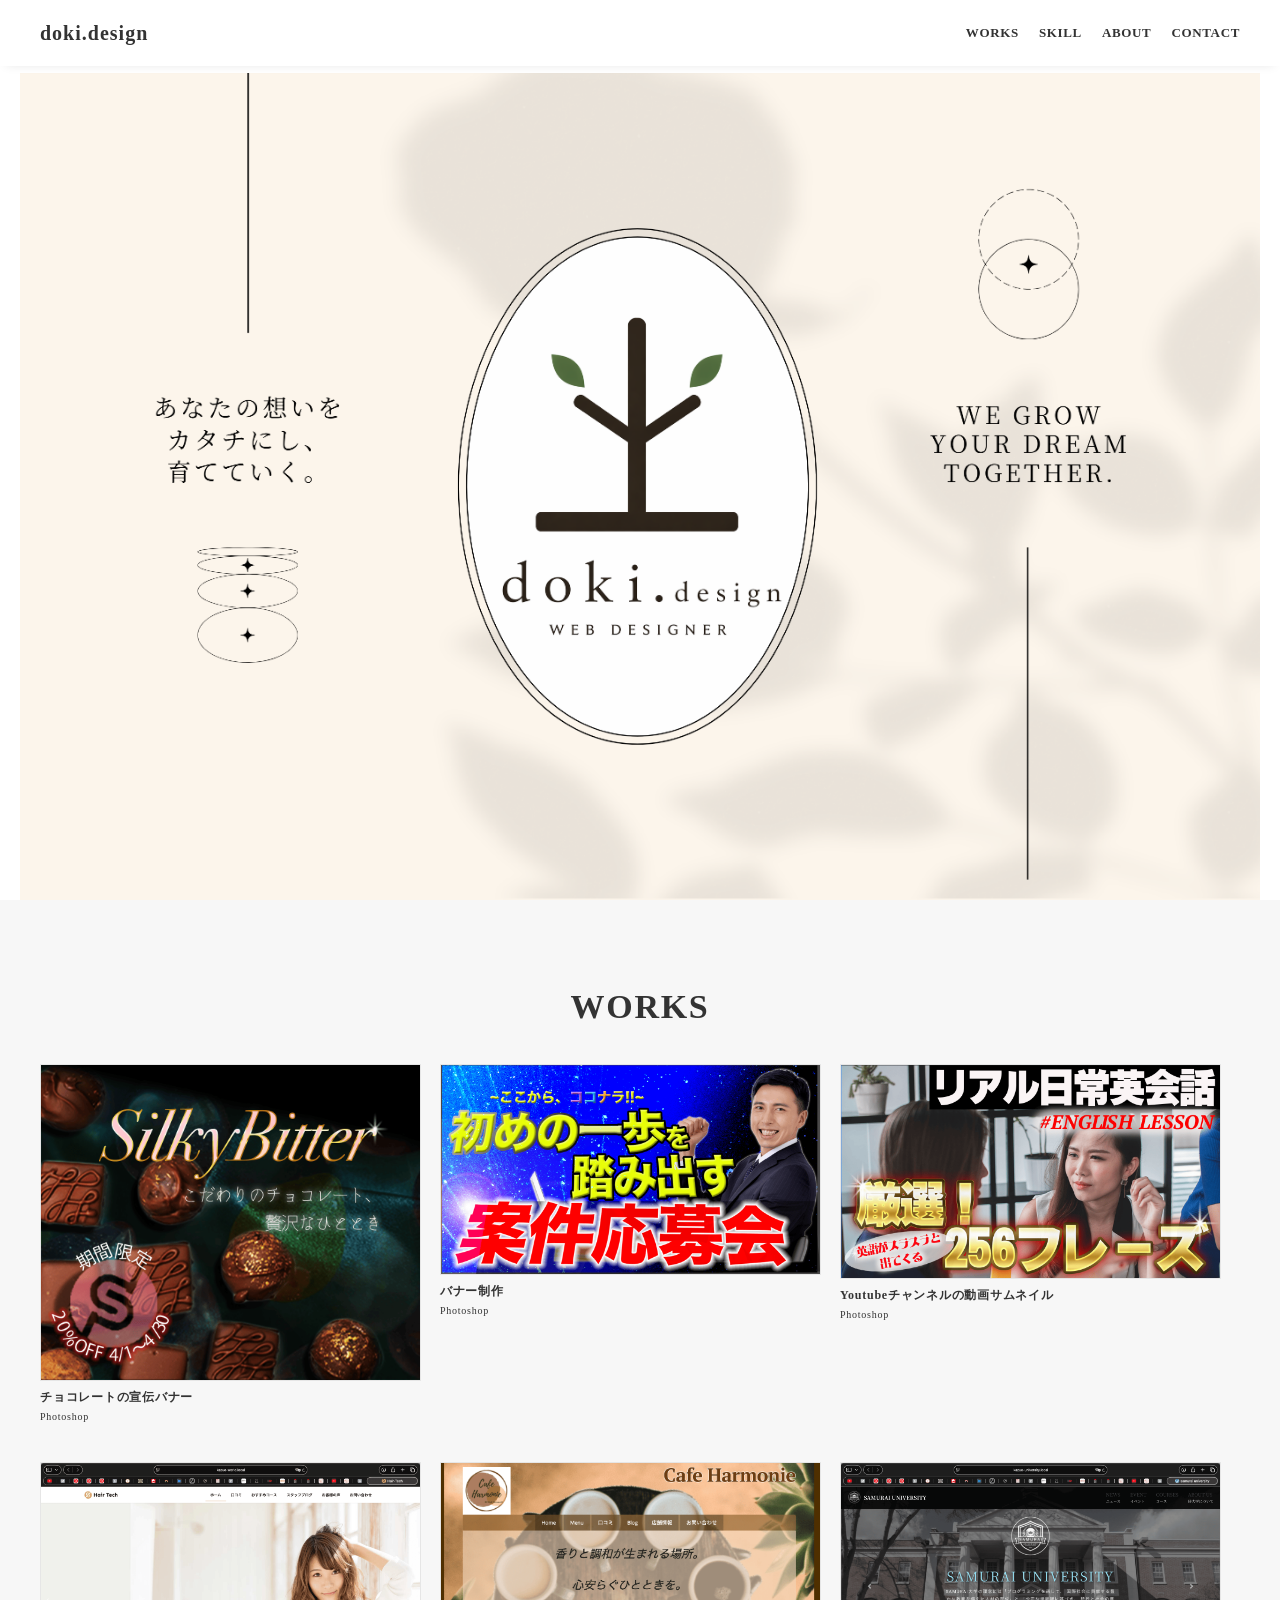
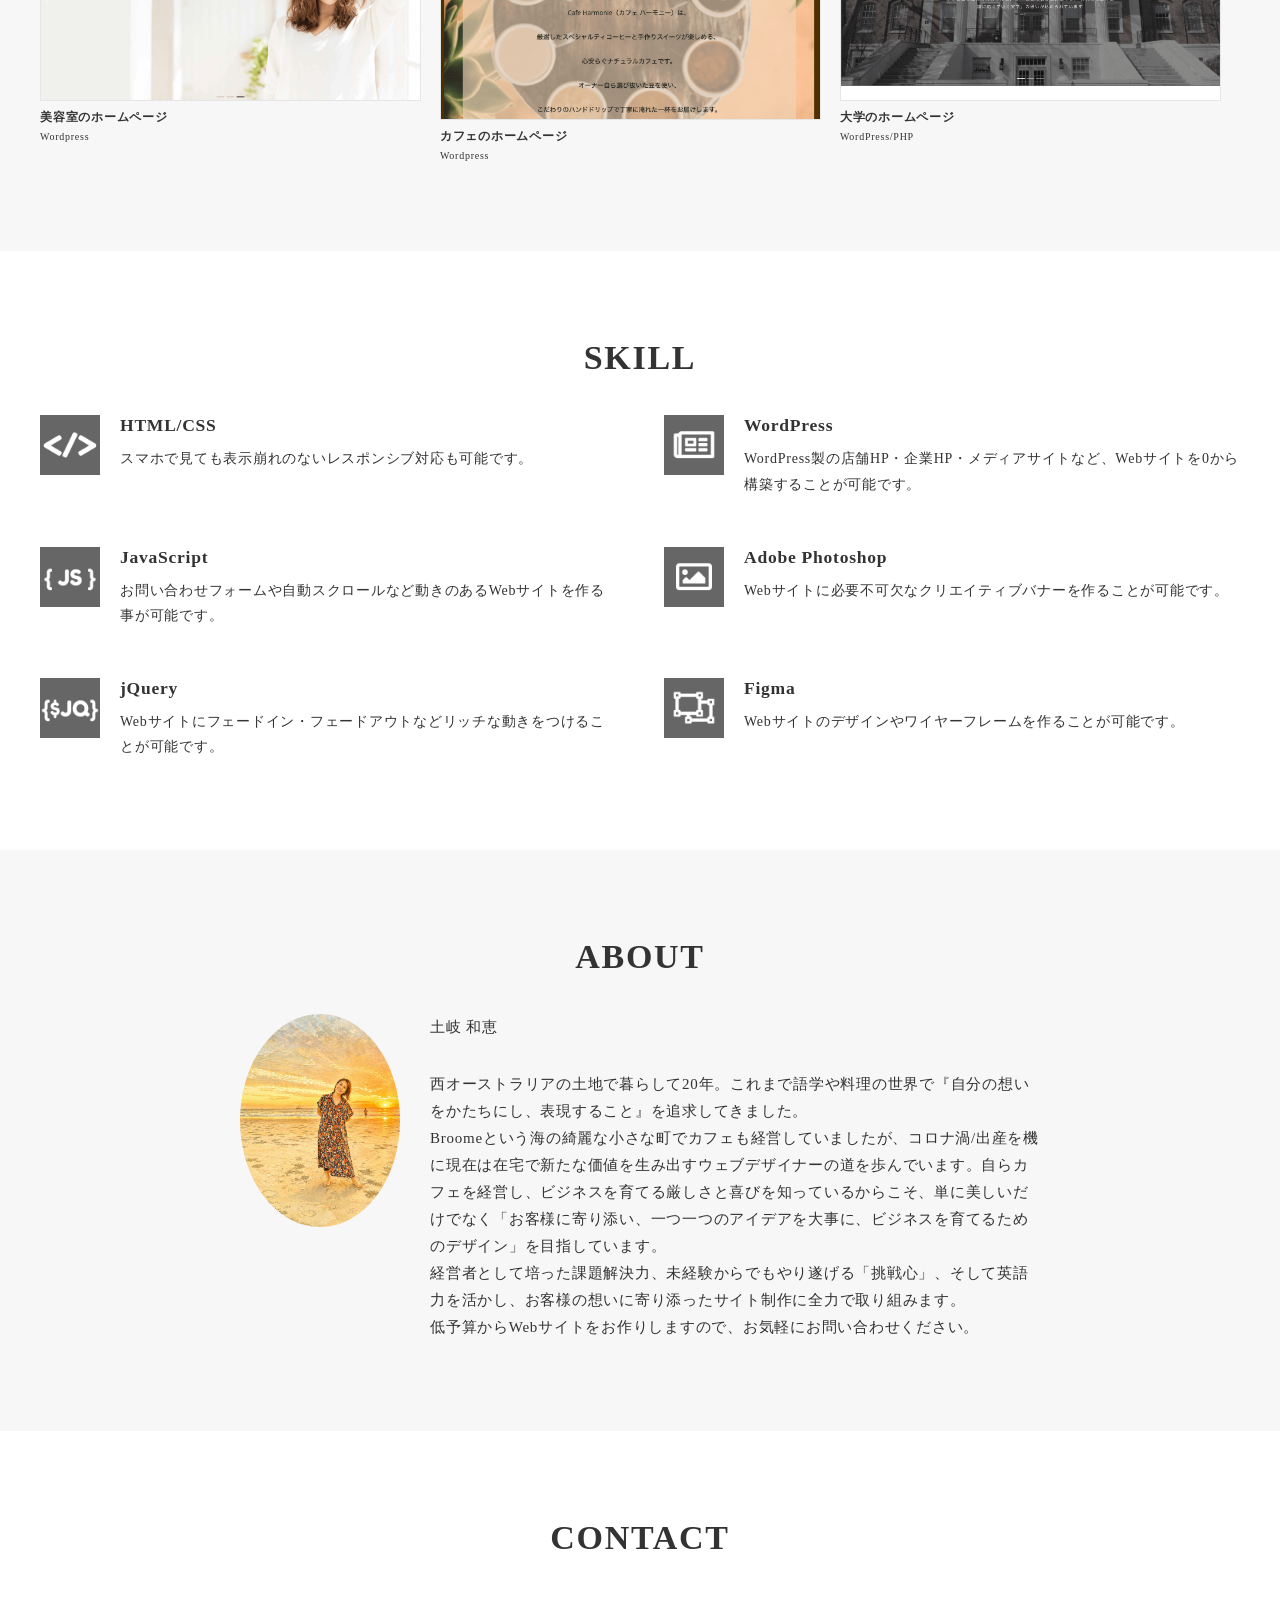
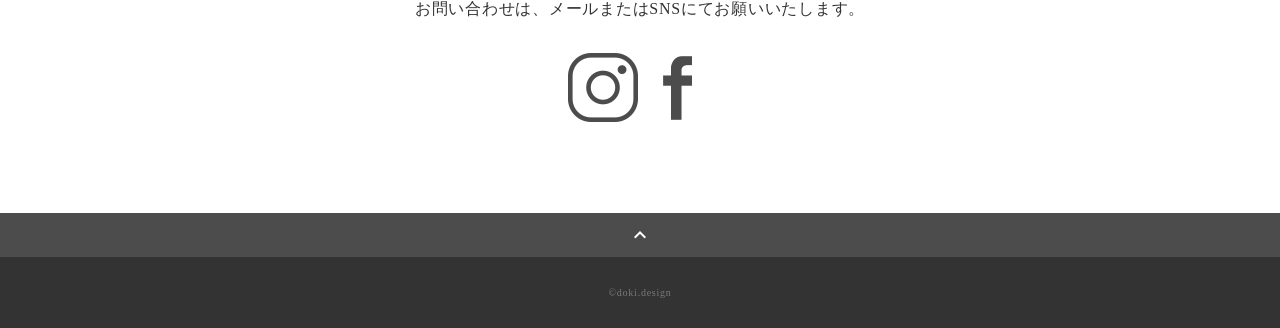
<file: index.html>
<!DOCTYPE html>
<html>
<head>
  <meta charset="utf-8">
  <meta name="viewport" content="width=device-width, initial-scale=1.0, maximum-scale=1.0, minimum-scale=1.0">
  <title>SAMURAI ポートフォリオ</title>
  <link rel="preconnect" href="https://fonts.gstatic.com">
  <link href="https://fonts.googleapis.com/css2?family=Montserrat:wght@400;700&display=swap" rel="stylesheet">
  <link href="https://fonts.googleapis.com/css?family=Material+Icons+Outlined" rel="stylesheet">
  <link href="css/ress.css" media="all" rel="stylesheet" type="text/css" />
  <link href="css/style.css" media="all" rel="stylesheet" type="text/css" />
</head>

<body>
  <div class="wrapper">

    <!-- header -->
    <header class="header ">
      <div class="container">
        <h1 class="header-logo">
          <a href="#">doki.design</a>
        </h1>
        <nav class="gnav">
          <ul class="gnav-list">
            <li class="gnav-item"><a href="#works">WORKS</a></li>
            <li class="gnav-item"><a href="#skill">SKILL</a></li>
            <li class="gnav-item"><a href="#about">ABOUT</a></li>
            <li class="gnav-item"><a href="#contact">CONTACT</a></li>
          </ul>
        </nav>
      </div>
    </header>
    <!-- /header -->

    <main class="content">

      <!-- mv -->
      <div class="mv">
        <div class="mv-container">
          <img src="img/main_smaller_text.png" alt="">
        </div>
      </div>
      <!-- /mv -->

      <!-- works -->
      <section class="works section" id="works">
        <div class="container">
          <h2 class="title">WORKS</h2>
          <div class="works-list">
            <a class="works-item" href="samuchoco.html">
              <div class="works-img"><img src="img/works/silky-bitter@3x.png" alt="samuchoco_image" /></div>
              <p class="works-name">チョコレートの宣伝バナー</p>
              <p class="works-info">Photoshop</p>
              

            </a>
            <a class="works-item" href="coconara_b.html">
              <div class="works-img"><img src="img/works/coconara_b.png" alt="coconara_b_pic" /></div>
              <p class="works-name">バナー制作</p>
              <p class="works-info">Photoshop</p>
            </a>
            <a class="works-item" href="thumbnail.html">
              <div class="works-img"><img src="img/works/english-lesson.png" alt="thumbnail_image" /></div>
              <p class="works-name">Youtubeチャンネルの動画サムネイル</p>
              <p class="works-info">Photoshop</p>
            </a>
            <a class="works-item" href="hairtech.html">
              <div class="works-img"><img src="img/works/hairtech_.png" alt="hairtech_" /></div>
              <p class="works-name">美容室のホームページ</p>
              <p class="works-info">Wordpress</p>
            </a>
            <a class="works-item" href="Cafe_Harmonie.html">
              <div class="works-img"><img src="img/works/Cafe_Harmonie.png" alt="coconara_b" /></div>
              <p class="works-name">カフェのホームページ</p>
              <p class="works-info">Wordpress</p>
            </a>
            <a class="works-item" href="university.html">
              <div class="works-img"><img src="img/works/university.png" alt="university" /></div>
              <p class="works-name">大学のホームページ</p>
              <p class="works-info">WordPress/PHP</p>
            </a>
          </div>
        </div>
      </section>
      <!-- /works -->

      <!-- skill -->
      <section class="skill section" id="skill">
        <div class="container">
          <h2 class="title">SKILL</h2>
          <div class="skill-list">
            <div class="skill-item">
              <p class="skill-img"><img src="img/skills/html.png" alt="html"></p>
              <div class="skill-body">
                <h3 class="skill-name">HTML/CSS</h3>
                <p class="skill-text">
                  スマホで見ても表示崩れのないレスポンシブ対応も可能です。</p>
              </div>
            </div>
            <div class="skill-item">
              <p class="skill-img"><img src="img/skills/wordpress.png" alt="wordpress"></p>
              <div class="skill-body">
                <h3 class="skill-name">WordPress</h3>
                <p class="skill-text">
                  WordPress製の店舗HP・企業HP・メディアサイトなど、Webサイトを0から構築することが可能です。</p>
              </div>
            </div>
            <div class="skill-item">
              <p class="skill-img"><img src="img/skills/js.png" alt="javascript"></p>
              <div class="skill-body">
                <h3 class="skill-name">JavaScript</h3>
                <p class="skill-text">
                  お問い合わせフォームや自動スクロールなど動きのあるWebサイトを作る事が可能です。</p>
              </div>
            </div>
            <div class="skill-item">
              <p class="skill-img"><img src="img/skills/photoshop.png" alt="photoshop"></p>
              <div class="skill-body">
                <h3 class="skill-name">Adobe Photoshop</h3>
                <p class="skill-text">
                  Webサイトに必要不可欠なクリエイティブバナーを作ることが可能です。</p>
              </div>
            </div>
            <div class="skill-item">
              <p class="skill-img"><img src="img/skills/jquery.png" alt="jquery"></p>
              <div class="skill-body">
                <h3 class="skill-name">jQuery</h3>
                <p class="skill-text">
                  Webサイトにフェードイン・フェードアウトなどリッチな動きをつけることが可能です。</p>
              </div>
            </div>
            <div class="skill-item">
              <p class="skill-img"><img src="img/skills/xd.png" alt="Figma"></p>
              <div class="skill-body">
                <h3 class="skill-name">Figma</h3>
                <p class="skill-text">
                  Webサイトのデザインやワイヤーフレームを作ることが可能です。</p>
              </div>
            </div>
          </div>
        </div>
      </section>
      <!-- /skill -->

      <!-- about -->
      <section class="about section" id="about">
        <div class="container">
          <h2 class="title">ABOUT</h2>
          <div class="profile">
            <p class="profile-img">
              <img src="img/my_image.png" alt="about">
            </p>
            <div class="profile-body">
              <p>
                土岐 和恵
              </p>
              <p>
                西オーストラリアの土地で暮らして20年。これまで語学や料理の世界で『自分の想いをかたちにし、表現すること』を追求してきました。<br>
                Broomeという海の綺麗な小さな町でカフェも経営していましたが、コロナ渦/出産を機に現在は在宅で新たな価値を生み出すウェブデザイナーの道を歩んでいます。自らカフェを経営し、ビジネスを育てる厳しさと喜びを知っているからこそ、単に美しいだけでなく「お客様に寄り添い、一つ一つのアイデアを大事に、ビジネスを育てるためのデザイン」を目指しています。<br>経営者として培った課題解決力、未経験からでもやり遂げる「挑戦心」、そして英語力を活かし、お客様の想いに寄り添ったサイト制作に全力で取り組みます。
<br>
                低予算からWebサイトをお作りしますので、お気軽にお問い合わせください。
              </p>
              
            </div>
          </div>
        </div>
      </section>
      <!-- /about -->

      <!-- contact -->
      <section class="contact section" id="contact">
        <div class="container">
          <h2 class="title">CONTACT</h2>
          <p class="lead">
            お問い合わせは、<br class="sp-only">メールまたはSNSにてお願いいたします。
          </p>
          <div class="contact-list">
            <a href="http://instagram.com/kazuedoki" target="_blank">
              <img src="img/icon_instagram.gif" alt="Instagram">
            </a>
            <a href="http://facebook.com/kazue.doki" target="_blank">
              <img src="img/icon_facebook.gif" alt="Facebook">
            </a>
          </div>
        </div>
      </section>
      <!-- /contact -->
      <div class="page-top" id="js-page-top">
        <span class="material-icons-outlined">expand_less</span>
      </div>
    </main>

    <!-- footer -->
    <footer class="footer">
      <div class="copyright">&copy;doki.design</div>
    </footer>
    <!-- /footer -->

  </div>
  <script src="https://ajax.googleapis.com/ajax/libs/jquery/3.6.0/jquery.min.js"></script>
  <script type='text/javascript' src="js/script.js"></script>
</body>
</html>
</file>
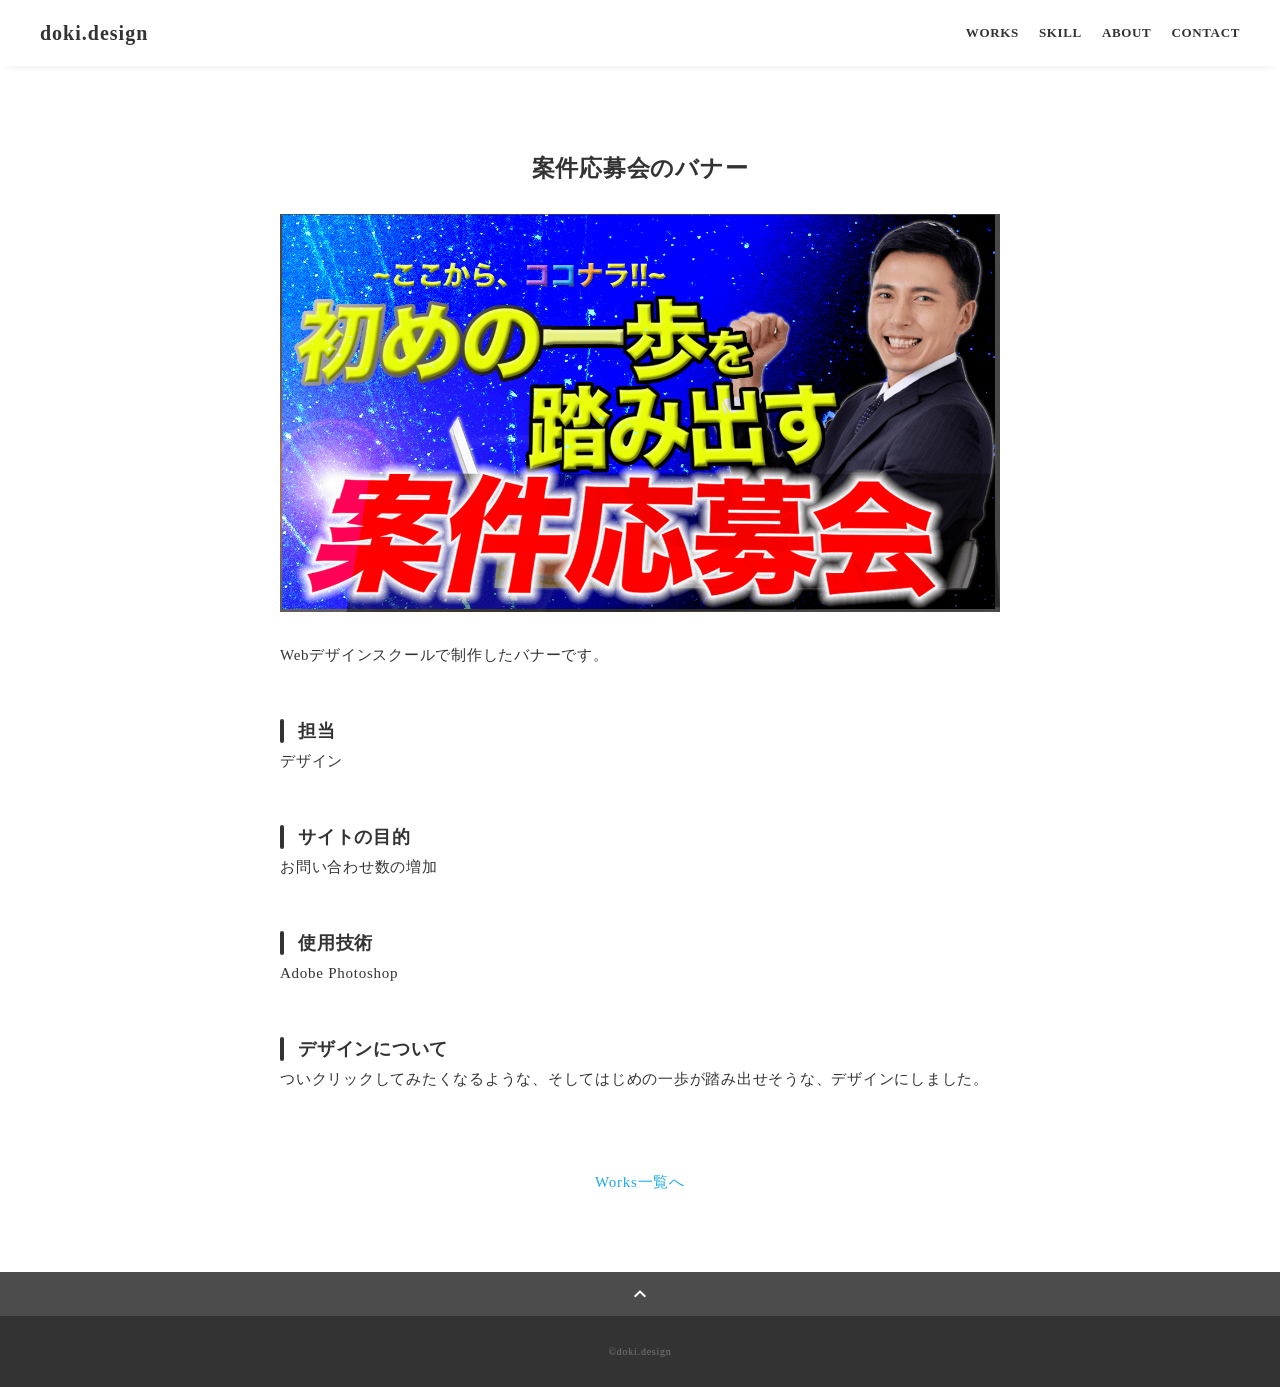
<file: coconara_b.html>
<!DOCTYPE html>
<html>
<head>
  <meta charset="utf-8">
  <meta name="viewport" content="width=device-width, initial-scale=1.0, maximum-scale=1.0, minimum-scale=1.0">
  <title>doki.design ポートフォリオ</title>
  <link rel="preconnect" href="https://fonts.gstatic.com">
  <link href="https://fonts.googleapis.com/css2?family=Montserrat:wght@400;700&display=swap" rel="stylesheet">
  <link href="https://fonts.googleapis.com/css?family=Material+Icons+Outlined" rel="stylesheet">
  <link href="css/ress.css" media="all" rel="stylesheet" type="text/css" />
  <link href="css/style.css" media="all" rel="stylesheet" type="text/css" />
</head>

<body>
  <div class="wrapper">

    <!-- header -->
    <header class="header ">
      <div class="container">
        <h1 class="header-logo">
          <a href="index.html">doki.design</a>
        </h1>
        <nav class="gnav">
          <ul class="gnav-list">
            <li class="gnav-item"><a href="index.html#works">WORKS</a></li>
            <li class="gnav-item"><a href="index.html#skill">SKILL</a></li>
            <li class="gnav-item"><a href="index.html#about">ABOUT</a></li>
            <li class="gnav-item"><a href="index.html#contact">CONTACT</a></li>
          </ul>
        </nav>
      </div>
    </header>
    <!-- /header -->

    <main class="content">

      <article class="article">
        <div class="article-container">
          <h2 class="article-title">案件応募会のバナー</h2>
          <div class="article-body">
            <p>
              <img src="img/works/coconara_b.png" alt="">
            </p>
            <p>
              Webデザインスクールで制作したバナーです。
            </p>
            <h3>担当</h3>
            <p>デザイン</p>
            <h3>サイトの目的</h3>
            <p>お問い合わせ数の増加</p>
            <h3>使用技術</h3>
            <p>Adobe Photoshop</p>
            <h3>デザインについて</h3>
            <p>
              ついクリックしてみたくなるような、そしてはじめの一歩が踏み出せそうな、デザインにしました。
            </p>
          </div>
          <div class="home-link">
            <a href="index.html#works">Works一覧へ</a>
          </div>
        </div>
      </article>

      <div class="page-top" id="js-page-top">
        <span class="material-icons-outlined">expand_less</span>
      </div>
    </main>

    <!-- footer -->
    <footer class="footer">
      <div class="copyright">&copy;doki.design</div>
    </footer>
    <!-- /footer -->

  </div>
  <script src="https://ajax.googleapis.com/ajax/libs/jquery/3.6.0/jquery.min.js"></script>
  <script type='text/javascript' src="js/script.js"></script>
</body>
</html>
</file>
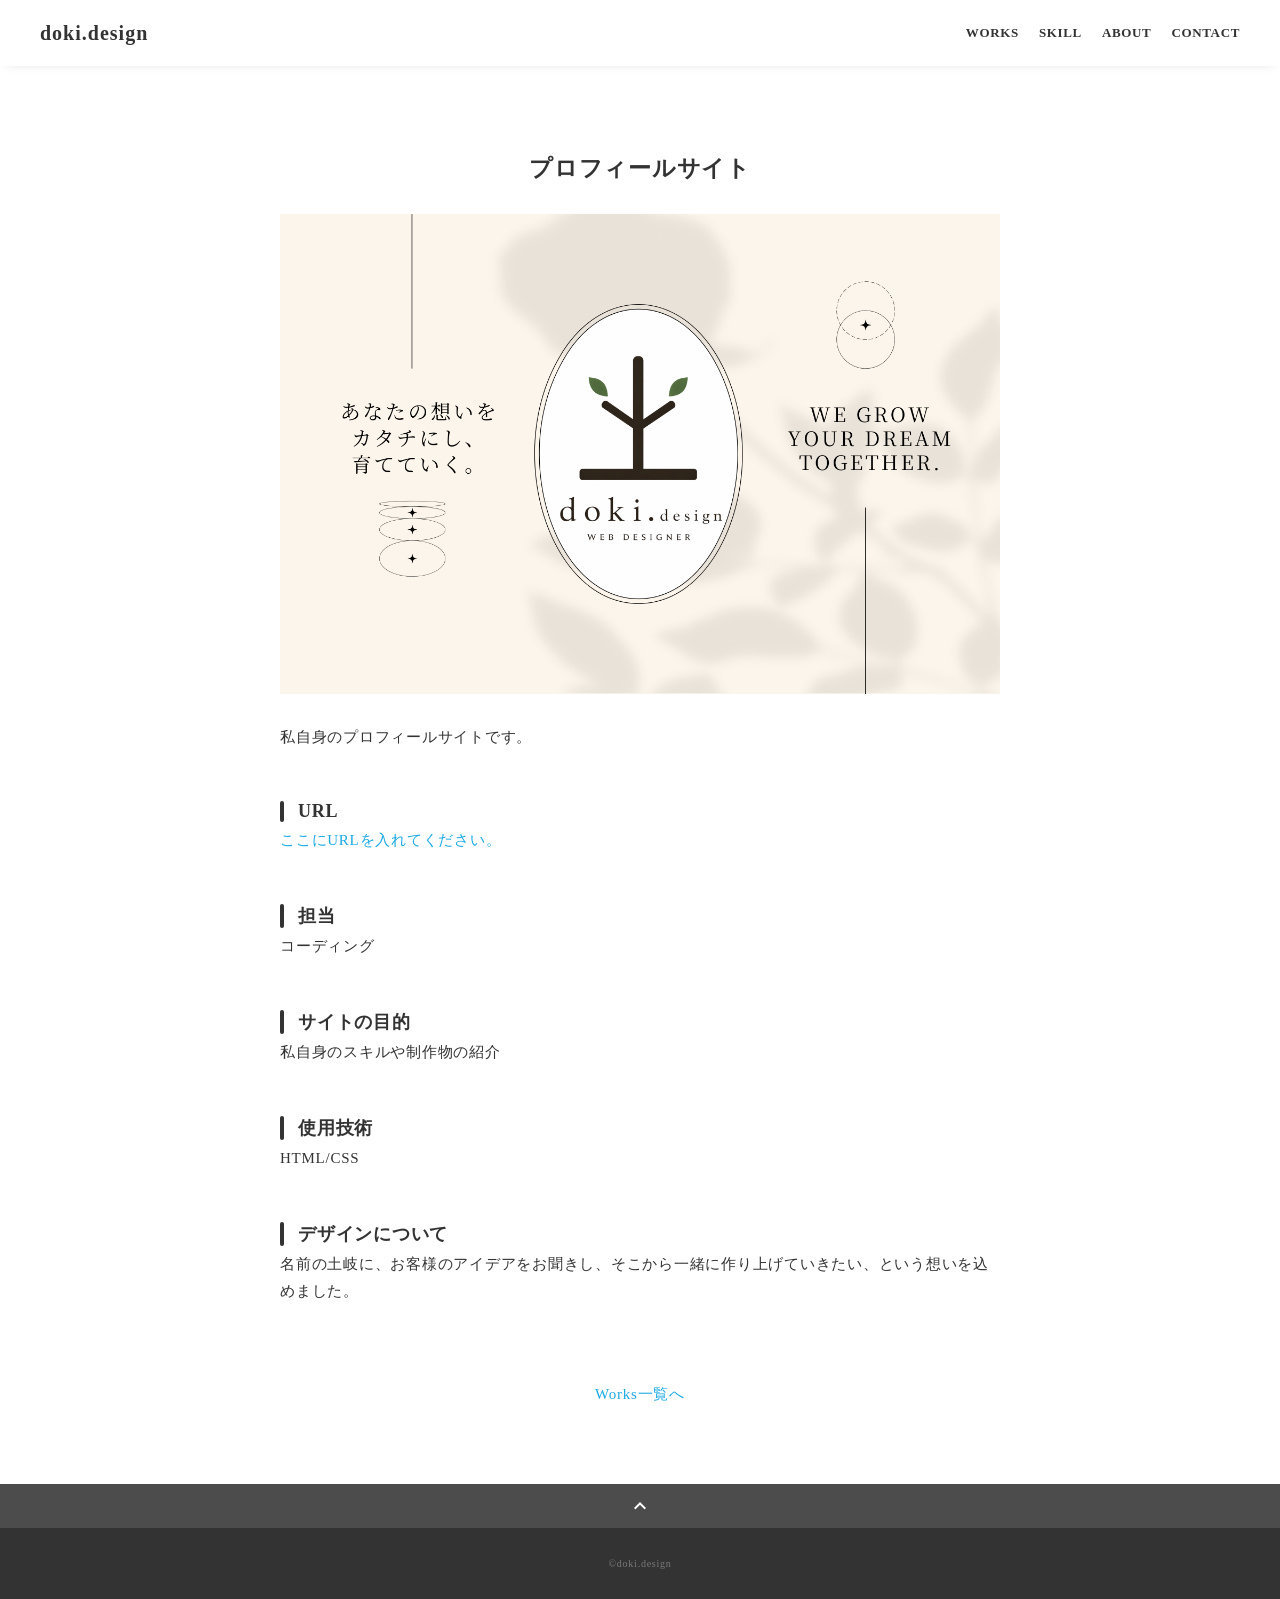
<file: portfolio.html>
<!DOCTYPE html>
<html>
<head>
  <meta charset="utf-8">
  <meta name="viewport" content="width=device-width, initial-scale=1.0, maximum-scale=1.0, minimum-scale=1.0">
  <title>deli.design ポートフォリオ</title>
  <link rel="preconnect" href="https://fonts.gstatic.com">
  <link href="https://fonts.googleapis.com/css2?family=Montserrat:wght@400;700&display=swap" rel="stylesheet">
  <link href="https://fonts.googleapis.com/css?family=Material+Icons+Outlined" rel="stylesheet">
  <link href="css/ress.css" media="all" rel="stylesheet" type="text/css" />
  <link href="css/style.css" media="all" rel="stylesheet" type="text/css" />
</head>

<body>
  <div class="wrapper">

    <!-- header -->
    <header class="header ">
      <div class="container">
        <h1 class="header-logo">
          <a href="index.html">doki.design</a>
        </h1>
        <nav class="gnav">
          <ul class="gnav-list">
            <li class="gnav-item"><a href="index.html#works">WORKS</a></li>
            <li class="gnav-item"><a href="index.html#skill">SKILL</a></li>
            <li class="gnav-item"><a href="index.html#about">ABOUT</a></li>
            <li class="gnav-item"><a href="index.html#contact">CONTACT</a></li>
          </ul>
        </nav>
      </div>
    </header>
    <!-- /header -->

    <main class="content">

      <article class="article">
        <div class="article-container">
          <h2 class="article-title">プロフィールサイト</h2>
          <div class="article-body">
            <p>
              <img src="img/main.png" alt="">
            </p>
            <p>
              私自身のプロフィールサイトです。
            </p>
            <h3>URL</h3>
            <p><a href="" target="_blank" rel="noopener">ここにURLを入れてください。</a></p>
            <h3>担当</h3>
            <p>コーディング</p>
            <h3>サイトの目的</h3>
            <p>私自身のスキルや制作物の紹介</p>
            <h3>使用技術</h3>
            <p>HTML/CSS</p>
            <h3>デザインについて</h3>
            <p>
              名前の土岐に、お客様のアイデアをお聞きし、そこから一緒に作り上げていきたい、という想いを込めました。
            </p>
            
          </div>
          <div class="home-link">
            <a href="index.html#works">Works一覧へ</a>
          </div>
        </div>
      </article>

      <div class="page-top" id="js-page-top">
        <span class="material-icons-outlined">expand_less</span>
      </div>
    </main>

    <!-- footer -->
    <footer class="footer">
      <div class="copyright">&copy;doki.design</div>
    </footer>
    <!-- /footer -->

  </div>
  <script src="https://ajax.googleapis.com/ajax/libs/jquery/3.6.0/jquery.min.js"></script>
  <script type='text/javascript' src="js/script.js"></script>
</body>
</html>
</file>
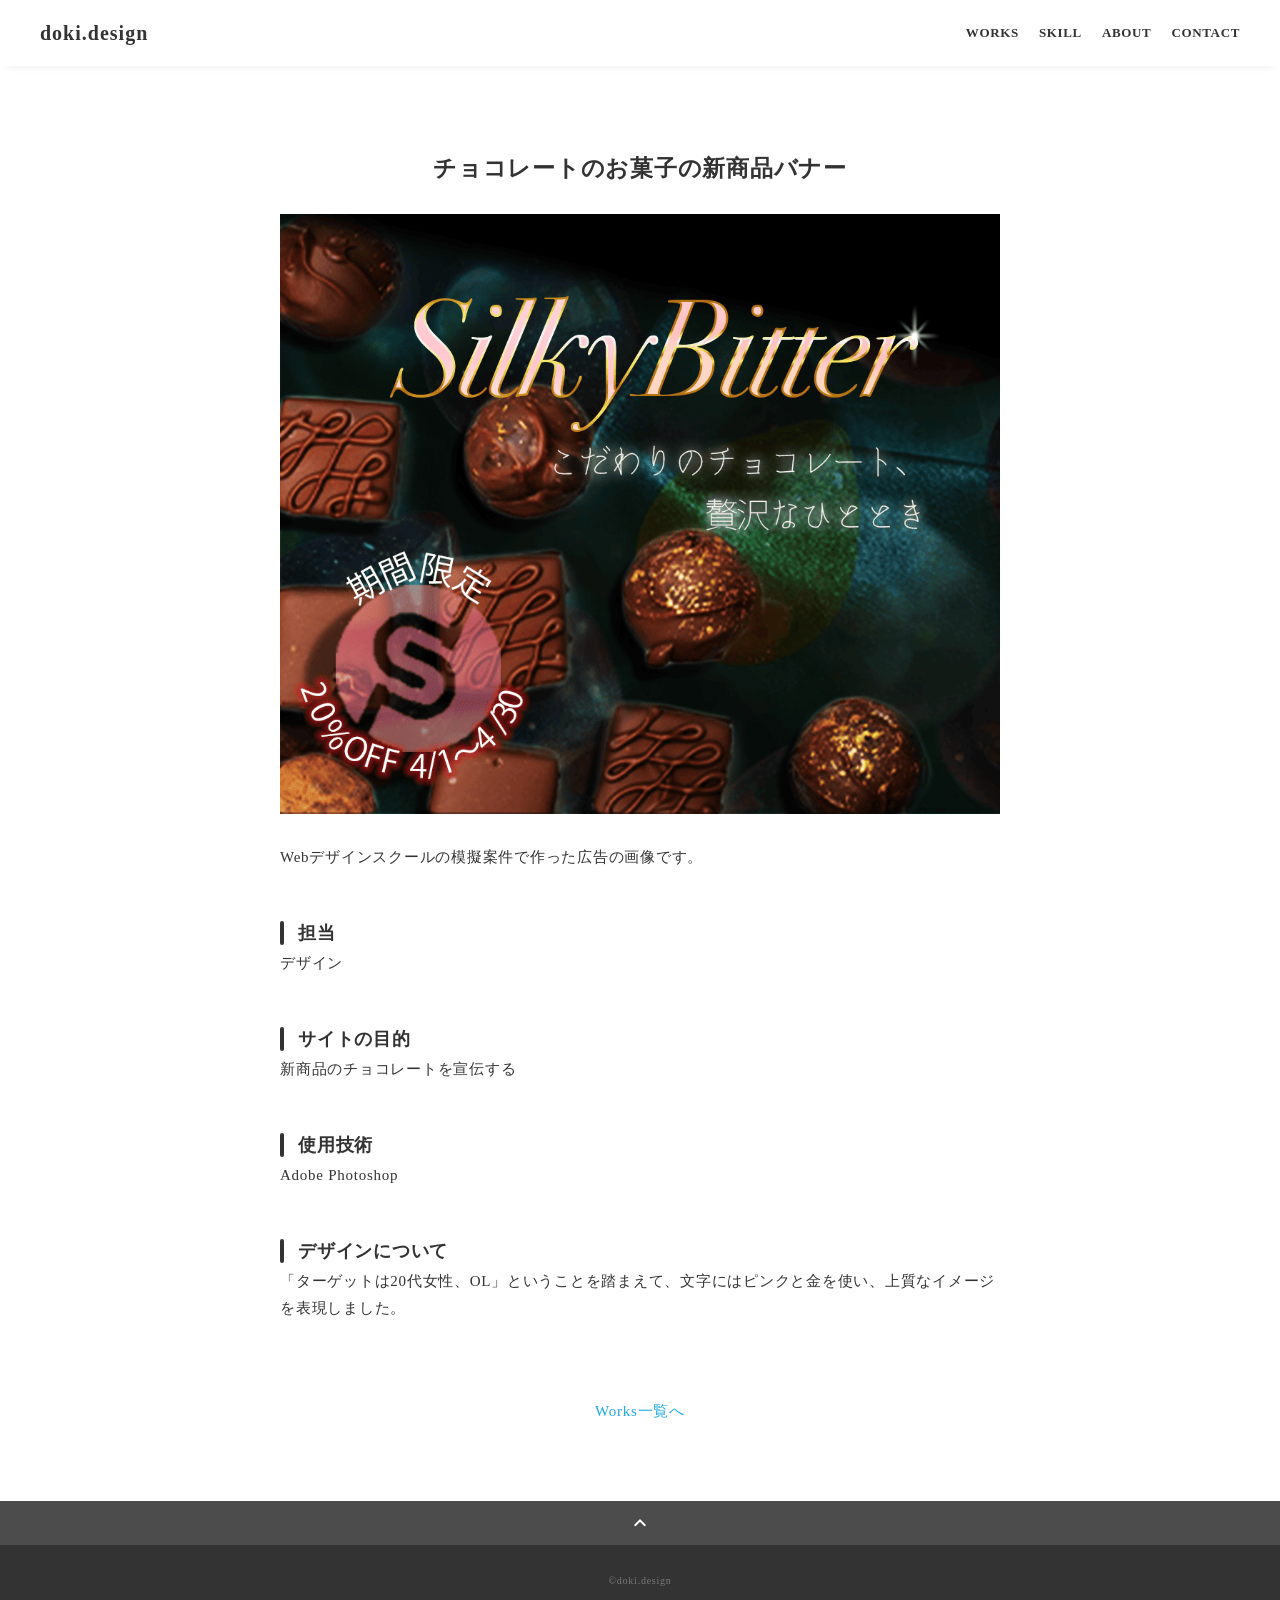
<file: samuchoco.html>
<!DOCTYPE html>
<html>
<head>
  <meta charset="utf-8">
  <meta name="viewport" content="width=device-width, initial-scale=1.0, maximum-scale=1.0, minimum-scale=1.0">
  <title>SAMURAI ポートフォリオ</title>
  <link rel="preconnect" href="https://fonts.gstatic.com">
  <link href="https://fonts.googleapis.com/css2?family=Montserrat:wght@400;700&display=swap" rel="stylesheet">
  <link href="https://fonts.googleapis.com/css?family=Material+Icons+Outlined" rel="stylesheet">
  <link href="css/ress.css" media="all" rel="stylesheet" type="text/css" />
  <link href="css/style.css" media="all" rel="stylesheet" type="text/css" />
</head>

<body>
  <div class="wrapper">

    <!-- header -->
    <header class="header ">
      <div class="container">
        <h1 class="header-logo">
          <a href="index.html">doki.design</a>
        </h1>
        <nav class="gnav">
          <ul class="gnav-list">
            <li class="gnav-item"><a href="index.html#works">WORKS</a></li>
            <li class="gnav-item"><a href="index.html#skill">SKILL</a></li>
            <li class="gnav-item"><a href="index.html#about">ABOUT</a></li>
            <li class="gnav-item"><a href="index.html#contact">CONTACT</a></li>
          </ul>
        </nav>
      </div>
    </header>
    <!-- /header -->

    <main class="content">

      <article class="article">
        <div class="article-container">
          <h2 class="article-title">チョコレートのお菓子の新商品バナー</h2>
          <div class="article-body">
            <p style="text-align: center;">
              <img src="img/works/silky-bitter@3x.png" alt="samuchoco_ad">
            </p>
            <p>
              Webデザインスクールの模擬案件で作った広告の画像です。
            </p>
            <h3>担当</h3>
            <p>デザイン</p>
            <h3>サイトの目的</h3>
            <p>新商品のチョコレートを宣伝する</p>
            <h3>使用技術</h3>
            <p>Adobe Photoshop</p>
            <h3>デザインについて</h3>
            <p>
              「ターゲットは20代女性、OL」ということを踏まえて、文字にはピンクと金を使い、上質なイメージを表現しました。
            </p>
          </div>
          <div class="home-link">
            <a href="index.html#works">Works一覧へ</a>
          </div>
        </div>
      </article>

      <div class="page-top" id="js-page-top">
        <span class="material-icons-outlined">expand_less</span>
      </div>
    </main>

    <!-- footer -->
    <footer class="footer">
      <div class="copyright">&copy;doki.design</div>
    </footer>
    <!-- /footer -->

  </div>
  <script src="https://ajax.googleapis.com/ajax/libs/jquery/3.6.0/jquery.min.js"></script>
  <script type='text/javascript' src="js/script.js"></script>
</body>
</html>
</file>
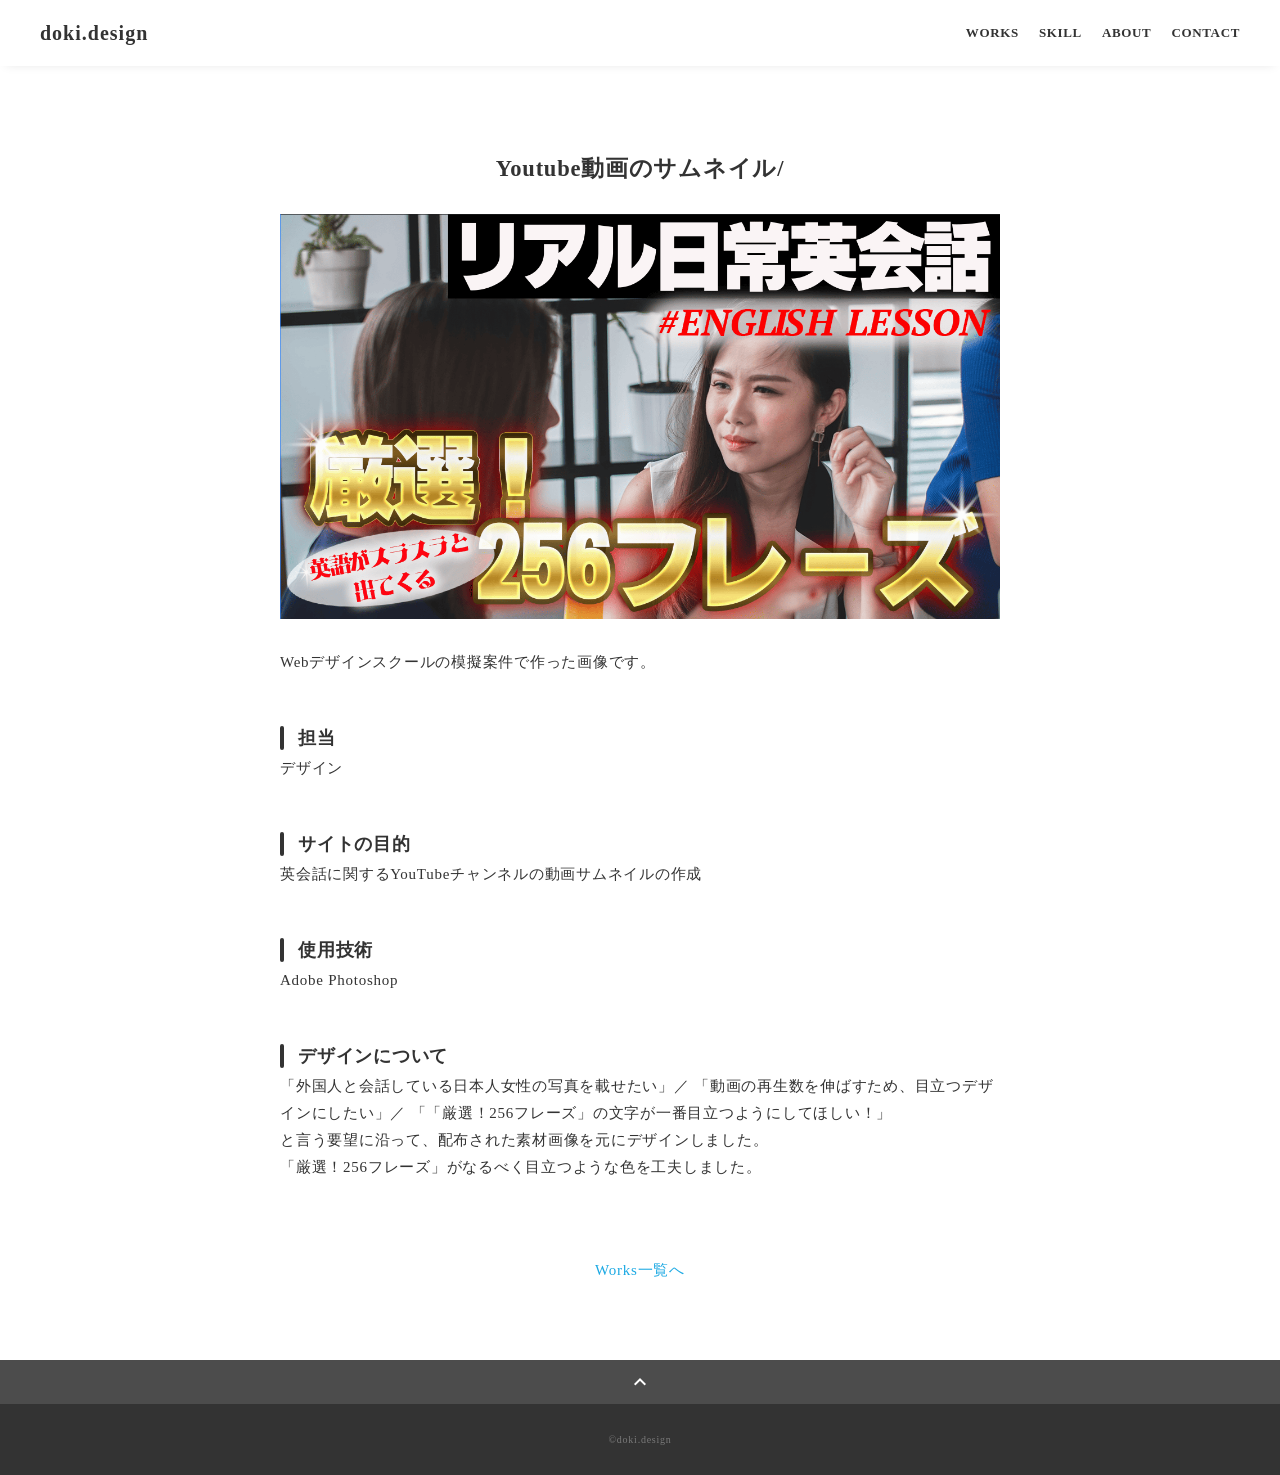
<file: thumbnail.html>
<!DOCTYPE html>
<html>
<head>
  <meta charset="utf-8">
  <meta name="viewport" content="width=device-width, initial-scale=1.0, maximum-scale=1.0, minimum-scale=1.0">
  <title>SAMURAI ポートフォリオ</title>
  <link rel="preconnect" href="https://fonts.gstatic.com">
  <link href="https://fonts.googleapis.com/css2?family=Montserrat:wght@400;700&display=swap" rel="stylesheet">
  <link href="https://fonts.googleapis.com/css?family=Material+Icons+Outlined" rel="stylesheet">
  <link href="css/ress.css" media="all" rel="stylesheet" type="text/css" />
  <link href="css/style.css" media="all" rel="stylesheet" type="text/css" />
</head>

<body>
  <div class="wrapper">

    <!-- header -->
    <header class="header ">
      <div class="container">
        <h1 class="header-logo">
          <a href="index.html">doki.design</a>
        </h1>
        <nav class="gnav">
          <ul class="gnav-list">
            <li class="gnav-item"><a href="index.html#works">WORKS</a></li>
            <li class="gnav-item"><a href="index.html#skill">SKILL</a></li>
            <li class="gnav-item"><a href="index.html#about">ABOUT</a></li>
            <li class="gnav-item"><a href="index.html#contact">CONTACT</a></li>
          </ul>
        </nav>
      </div>
    </header>
    <!-- /header -->

    <main class="content">

      <article class="article">
        <div class="article-container">
          <h2 class="article-title">Youtube動画のサムネイル/</h2>
          <div class="article-body">
            <p style="text-align: center;">
              <img src="img/works/english-lesson.png" alt="Youtube-thumbnail">
            </p>
            <p>
              Webデザインスクールの模擬案件で作った画像です。
            </p>
            <h3>担当</h3>
            <p>デザイン</p>
            <h3>サイトの目的</h3>
            <p>英会話に関するYouTubeチャンネルの動画サムネイルの作成</p>
            <h3>使用技術</h3>
            <p>Adobe Photoshop</p>
            <h3>デザインについて</h3>
            <p>
              「外国人と会話している日本人女性の写真を載せたい」／
              「動画の再生数を伸ばすため、目立つデザインにしたい」／
              「「厳選！256フレーズ」の文字が一番目立つようにしてほしい！」<br>
              と言う要望に沿って、配布された素材画像を元にデザインしました。<br>
              「厳選！256フレーズ」がなるべく目立つような色を工夫しました。
            </p>
          </div>
          <div class="home-link">
            <a href="index.html#works">Works一覧へ</a>
          </div>
        </div>
      </article>

      <div class="page-top" id="js-page-top">
        <span class="material-icons-outlined">expand_less</span>
      </div>
    </main>

    <!-- footer -->
    <footer class="footer">
      <div class="copyright">&copy;doki.design</div>
    </footer>
    <!-- /footer -->

  </div>
  <script src="https://ajax.googleapis.com/ajax/libs/jquery/3.6.0/jquery.min.js"></script>
  <script type='text/javascript' src="js/script.js"></script>
</body>
</html>
</file>
<file: css/ress.css>
/*!
 * ress.css • v3.0.1
 * MIT License
 * github.com/filipelinhares/ress
 */

/* # =================================================================
   # Global selectors
   # ================================================================= */

html {
  box-sizing: border-box;
  word-break: normal;
  -moz-tab-size: 4;
  tab-size: 4;

  -webkit-text-size-adjust: 100%; /* Prevent adjustments of font size after orientation changes in iOS */
}

*,
::before,
::after {
  box-sizing: inherit;
  background-repeat: no-repeat; /* Set `background-repeat: no-repeat` to all elements and pseudo elements */
}

::before,
::after {
  vertical-align: inherit;
  text-decoration: inherit; /* Inherit text-decoration and vertical align to ::before and ::after pseudo elements */
}

* {
  margin: 0;
  padding: 0; /* Reset `padding` and `margin` of all elements */
}

/* # =================================================================
   # General elements
   # ================================================================= */

hr {
  overflow: visible; /* Show the overflow in Edge and IE */
  height: 0; /* Add the correct box sizing in Firefox */
}

details,
main {
  display: block; /* Render the `main` element consistently in IE. */
}

summary {
  display: list-item; /* Add the correct display in all browsers */
}

small {
  font-size: 80%; /* Set font-size to 80% in `small` elements */
}

[hidden] {
  display: none; /* Add the correct display in IE */
}

abbr[title] {
  /* Add the correct text decoration in Chrome, Edge, IE, Opera, and Safari */
  text-decoration: underline;
  text-decoration: underline dotted;
  border-bottom: none; /* Remove the bottom border in Chrome 57 */
}

a {
  background-color: transparent; /* Remove the gray background on active links in IE 10 */
}

a:active,
a:hover {
  outline-width: 0; /* Remove the outline when hovering in all browsers */
}

code,
kbd,
pre,
samp {
  font-family: monospace, monospace; /* Specify the font family of code elements */
}

pre {
  font-size: 1em; /* Correct the odd `em` font sizing in all browsers */
}

b,
strong {
  font-weight: bolder; /* Add the correct font weight in Chrome, Edge, and Safari */
}

/* https://gist.github.com/unruthless/413930 */
sub,
sup {
  position: relative;
  font-size: 75%;
  line-height: 0;
  vertical-align: baseline;
}

sub {
  bottom: -.25em;
}

sup {
  top: -.5em;
}

/* # =================================================================
   # Forms
   # ================================================================= */

input {
  border-radius: 0;
}

/* Replace pointer cursor in disabled elements */
[disabled] {
  cursor: default;
}

[type="number"]::-webkit-container-spin-button,
[type="number"]::-webkit-outer-spin-button {
  height: auto; /* Correct the cursor style of increment and decrement buttons in Chrome */
}

[type="search"] {
  outline-offset: -2px; /* Correct the outline style in Safari */

  -webkit-appearance: textfield; /* Correct the odd appearance in Chrome and Safari */
}

[type="search"]::-webkit-search-decoration {
  -webkit-appearance: none; /* Remove the container padding in Chrome and Safari on macOS */
}

textarea {
  overflow: auto; /* Internet Explorer 11+ */
  resize: vertical; /* Specify textarea resizability */
}

button,
input,
optgroup,
select,
textarea {
  font: inherit; /* Specify font inheritance of form elements */
}

optgroup {
  font-weight: bold; /* Restore the font weight unset by the previous rule */
}

button {
  overflow: visible; /* Address `overflow` set to `hidden` in IE 8/9/10/11 */
}

button,
select {
  text-transform: none; /* Firefox 40+, Internet Explorer 11- */
}

/* Apply cursor pointer to button elements */
button,
[type="button"],
[type="reset"],
[type="submit"],
[role="button"] {
  cursor: pointer;
  color: inherit;
}

/* Remove container padding and border in Firefox 4+ */
button::-moz-focus-container,
[type="button"]::-moz-focus-container,
[type="reset"]::-moz-focus-container,
[type="submit"]::-moz-focus-container {
  padding: 0;
  border-style: none;
}

/* Replace focus style removed in the border reset above */
button:-moz-focusring,
[type="button"]::-moz-focus-container,
[type="reset"]::-moz-focus-container,
[type="submit"]::-moz-focus-container {
  outline: 1px dotted ButtonText;
}

button,
html [type="button"],
/* Prevent a WebKit bug where (2) destroys native `audio` and `video`controls in Android 4 */
[type="reset"],
[type="submit"] {
  -webkit-appearance: button; /* Correct the inability to style clickable types in iOS */
}

/* Remove the default button styling in all browsers */
button,
input,
select,
textarea {
  border-style: none;
  background-color: transparent;
}

/* Style select like a standard input */
select {
  -webkit-appearance: none; /* Chrome 41+ */
  -moz-appearance: none; /* Firefox 36+ */
}

select::-ms-expand {
  display: none; /* Internet Explorer 11+ */
}

select::-ms-value {
  color: currentColor; /* Internet Explorer 11+ */
}

legend {
  display: table; /* Correct the text wrapping in Edge and IE */
  max-width: 100%; /* Correct the text wrapping in Edge and IE */
  max-width: 100%; /* Correct the text wrapping in Edge 18- and IE */
  white-space: normal; /* Correct the text wrapping in Edge and IE */
  color: inherit; /* Correct the color inheritance from `fieldset` elements in IE */
  border: 0; /* Correct `color` not being inherited in IE 8/9/10/11 */
}

::-webkit-file-upload-button {
  font: inherit; /* Change font properties to `inherit` in Chrome and Safari */
  color: inherit;
  /* Correct the inability to style clickable types in iOS and Safari */

  -webkit-appearance: button;
}

/* # =================================================================
   # Specify media element style
   # ================================================================= */

img {
  border-style: none; /* Remove border when inside `a` element in IE 8/9/10 */
}

/* Add the correct vertical alignment in Chrome, Firefox, and Opera */
progress {
  vertical-align: baseline;
}

/* # =================================================================
   # Accessibility
   # ================================================================= */

/* Hide content from screens but not screenreaders */
@media screen {
  [hidden~="screen"] {
    display: inherit;
  }
  [hidden~="screen"]:not(:active):not(:focus):not(:target) {
    position: absolute !important;
    clip: rect(0 0 0 0) !important;
  }
}

/* Specify the progress cursor of updating elements */
[aria-busy="true"] {
  cursor: progress;
}

/* Specify the pointer cursor of trigger elements */
[aria-controls] {
  cursor: pointer;
}

/* Specify the unstyled cursor of disabled, not-editable, or otherwise inoperable elements */
[aria-disabled] {
  cursor: default;
}
</file>
<file: css/style.css>
body {
  font-family: "Palatino","Times New Roman","Helvetica Neue",Arial,"Hiragino Kaku Gothic ProN","Hiragino Sans",Meiryo,sans-serif;
  font-size: 15px;
  letter-spacing: .05em;
  color: #333;
}

a {
  transition: opacity .3s;
  text-decoration: none;
  color: #1ca9e3;
}

img {
  max-width: 100%;
  height: auto;
  vertical-align: bottom;
  border-style: none;
}



.pc-only {
  display: block;
}

.sp-only {
  display: none;
}

/*--------------------------------
 レイアウト
---------------------------------*/
.wrapper {
  padding-top: 73px;
}

.section {
  padding: 90px 0;
}

.section:nth-of-type(odd) {
  background-color: #f7f7f7;
}

.container {
  max-width: 1340px;
  margin: 0 auto;
  padding: 0 40px;
}

/*--------------------------------
 見出し
---------------------------------*/
.title {
  font-size: 34px;
  font-weight: bold;
  line-height: 1;
  margin-bottom: 40px;
  text-align: center;
  letter-spacing: .05em;
  color: #333;
}

.lead {
  font-size: 16px;
  line-height: 1.8;
  margin-bottom: 30px;
}

/*--------------------------------
ヘッダー
---------------------------------*/
.header {
  position: fixed;
  top: 0;
  z-index: 1;
  width: 100%;
  background-color: #fff;
  box-shadow: 0 5px 10px -6px rgba(0,0,0,.1);
}

.header .container {
  display: flex;
  align-items: center;
  justify-content: space-between;
  padding: 20px 40px;
}

.header-logo {
  font-size: 20px;
  font-weight: bold;
  line-height: 1.2;
  margin-right: 20px;
  letter-spacing: .05em;
}

.header-logo a {
  color: #333;
}

.gnav-list {
  display: flex;
  justify-content: space-between;
  list-style: none;
}

.gnav-item:not(:last-child) {
  margin-right: 20px;
}

.gnav-item a {
  position: relative;
  font-size: 13px;
  font-weight: bold;
  display: inline-block;
  padding: 5px 0;
  transition: .3s;
  letter-spacing: .05em;
  color: #333;
}
.gnav-item a:after {
  position: absolute;
  bottom: 0;
  left: 50%;
  width: 0;
  height: 3px;
  content: "";
  transition: .3s;
  -webkit-transform: translateX(-50%);
  transform: translateX(-50%);
  background-color: #333;
}

.gnav-item a:hover:after {
  width: 100%;
}

/*--------------------------------
 メインビジュアル
---------------------------------*/
.mv {
  display: flex;
  align-items: center;
  justify-content: center;
  height: auto;
  text-align: center;
}

.mv-container {
  position: relative;
  padding: 0 20px;
}

.mv-container img {
  width: 100%;
  height: auto;
}

/*--------------------------------
 Works
---------------------------------*/
.works-list {
  display: flex;
  flex-wrap: wrap;
  margin-bottom: -40px;
}

.works-item {
  width: 31.74603%;
  margin-right: 1.58730%;
  margin-bottom: 40px;
  color: #333;
}

.works-item:hover {
  opacity: .9;
}

.works-item:nth-of-type(3n) {
  margin-right: 0;
}

.works-img img {
  border: 1px solid #e6e6e6;
}

.works-name {
  font-size: 12px;
  font-weight: bold;
  margin-top: 8px;
}

.works-info {
  font-size: 10px;
  margin-top: 5px;
}

/*--------------------------------
 Skill
---------------------------------*/
.skill-list {
  display: flex;
  flex-wrap: wrap;
  justify-content: space-between;
  margin-bottom: -50px;
}

.skill-item {
  display: flex;
  align-items: flex-start;
  justify-content: space-between;
  width: 48%;
  margin-bottom: 50px;
}

.skill-img {
  width: 60px;
  height: auto;
  margin-right: 20px;
}

.skill-body {
  flex: 1;
}

.skill-name {
  margin-bottom: 10px;
}

.skill-text {
  font-size: 14px;
  line-height: 1.8;
}

/*--------------------------------
 About
---------------------------------*/
.profile {
  display: flex;
  flex-wrap: wrap;
  max-width: 800px;
  margin: 0 auto;
}
.profile-img {
  width: 20%;
  margin-right: 30px;
  border-radius: 50%;
}
.profile-img img {
  border-radius: 50%;
}
.profile-body {
  flex: 1;
}

.profile-body p {
  font-size: 15px;
  line-height: 1.8;
}

.profile-body p:not(:last-child) {
  margin-bottom: 30px;
}

/*--------------------------------
 Contact
---------------------------------*/
.contact {
  text-align: center;
}

.contact-item:not(:last-child) {
  margin-right: 10px;
}

.contact-text {
  margin-top: 10px;
}
/*--------------------------------
 ページトップ
---------------------------------*/
.page-top {
  font-weight: bold;
  padding: 10px;
  cursor: pointer;
  text-align: center;
  background-color: #4c4c4c;
}

.page-top .material-icons-outlined {
  vertical-align: bottom;
  color: #fff;
}

/*--------------------------------
 フッター
---------------------------------*/
.footer {
  padding: 30px;
  background-color: #333;
}

.copyright {
  font-size: 10px;
  text-align: center;
  color: #797979;
}

/*--------------------------------
 下層：Worksページ
---------------------------------*/
.article {
  padding: 80px 0;
}

.article-container {
  max-width: 1040px;
  margin: 0 auto;
  padding: 0 20px;
}

.article-title {
  margin-bottom: 30px;
  text-align: center;
}

.article-body {
  max-width: 720px;
  margin: 0 auto;
  margin-bottom: 80px;
}

.article-body h3 {
  position: relative;
  font-size: 18px;
  margin-bottom: 5px;
  padding-left: 1em;
}

.article-body img {
  width: 100%;
  height: auto;
}

.article-body h3:not(:first-child) {
  margin-top: 50px;
}

.article-body h3::before {
  position: absolute;
  top: 0;
  left: 0;
  width: 4px;
  height: 100%;
  content: "";
  border-radius: 3px;
  background-color: #333;
}

.article-body p {
  font-size: 15px;
  line-height: 1.8;
  margin-bottom: 30px;
}

.home-link {
  text-align: center;
}

/*media Queries 767
----------------------------------------------------*/
@media screen and (max-width: 767px) {
  body {
    font-size: 14px;
  }

  .pc-only {
    display: none;
  }

  .sp-only {
    display: block;
  }

  /* 見出し */
  .title {
    font-size: 26px;
    margin-bottom: 20px;
  }

  .lead {
    font-size: 14px;
    line-height: 1.7;
    margin-bottom: 20px;
  }

  /* レイアウト */
  .wrapper {
    padding-top: 57px;
  }

  .section {
    padding: 60px 0;
  }

  .container {
    padding: 0 20px;
  }

  /* ヘッダー */
  .header .container {
    padding: 15px;
  }

  .header-logo {
    font-size: 15px;
    margin-right: 15px;
  }

  .gnav-item:not(:last-child) {
    margin-right: 10px;
  }

  .gnav-item a {
    font-size: 10px;
  }

  .gnav-item a:after {
    display: none;
  }

  /*  メインビジュアル */
  .mv {
    height: 40vh;
  }

  .mv-container {
    padding: 0 20px;
  }

  .mv-title {
    font-size: 30px;
  }
  .mv-subtitle {
    font-size: 16px;
    margin-bottom: 20px;
  }

  .mv-text {
    top: 75%;
    font-size: 14px;
    line-height: 1.7;
  }

  /* Works */
  .works-name {
    font-size: 12px;
  }

  .works-info {
    margin-top: 3px;
  }

  .works-list {
    justify-content: space-between;
  }

  .works-item {
    flex: 0 0 48%;
    margin-right: 0;
    margin-bottom: 30px;
  }

  /* Skill */
  .skill-list {
    display: block;
    margin-bottom: 0;
  }

  .skill-item {
    width: 100%;
    margin-bottom: 35px;
  }

  .skill-item:last-child {
    margin-bottom: 0;
  }

  .skill-name {
    margin-bottom: 5px;
  }

  .skill-text {
    font-size: 13px;
    line-height: 1.7;
  }

  /* About */
  .profile {
    display: block;
  }
  .profile-img {
    width: 150px;
    margin: 0 auto;
    margin-bottom: 25px;
  }

  .profile-body p {
    font-size: 14px;
    line-height: 1.7;
  }

  .profile-body p:not(:last-child) {
    margin-bottom: 20px;
  }

  /* フッター */
  .footer {
    padding: 20px;
  }

  /* 下層ページ */
  .article {
    padding: 50px 0;
  }

  .article-body h3 {
    font-size: 16px;
    padding-left: .8em;
  }

  .article-body h3:not(:first-child) {
    margin-top: 30px;
  }

  .article-body p {
    font-size: 14px;
    line-height: 1.7;
    margin-bottom: 20px;
  }
}
</file>
